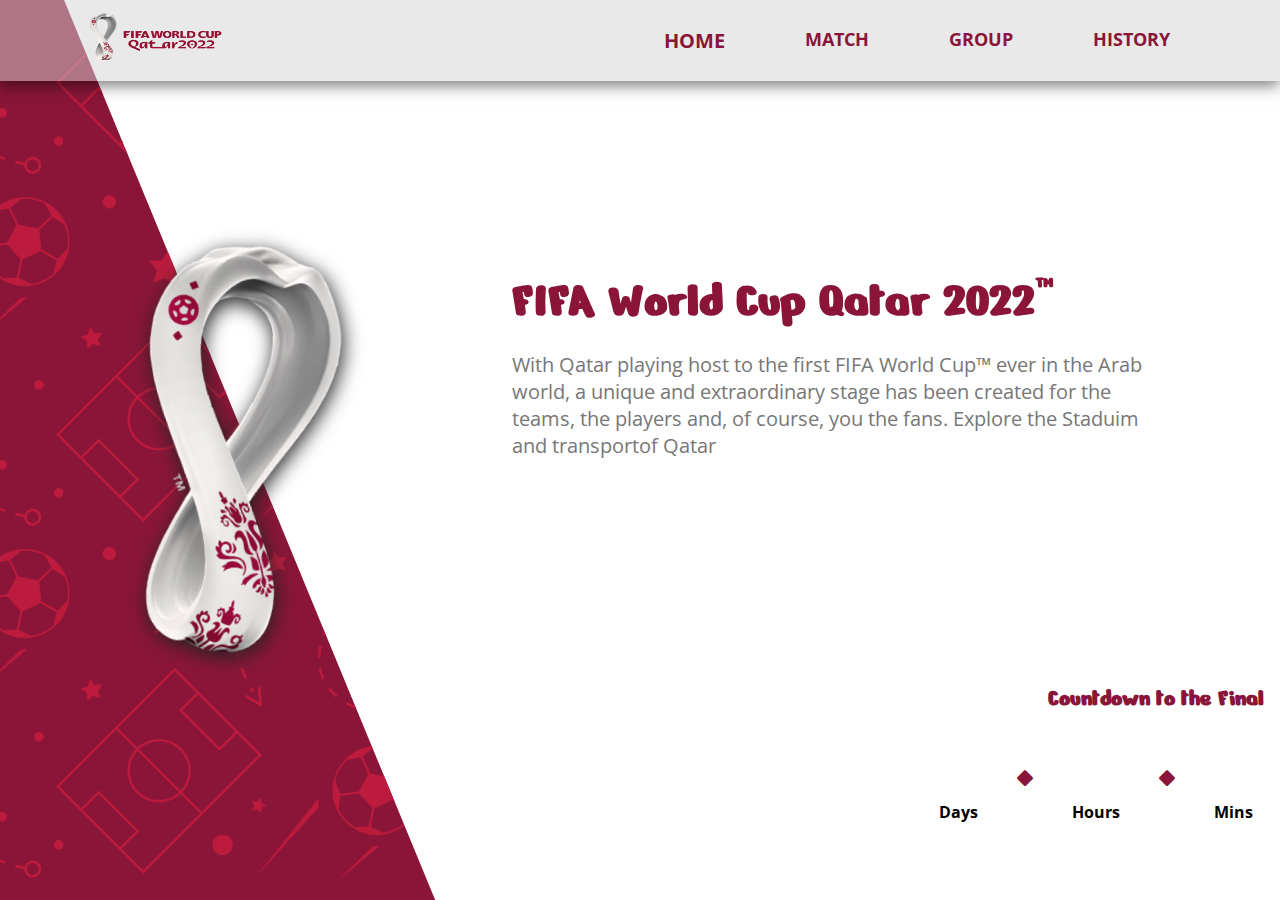
<file: index.html>
<!DOCTYPE html>
<html lang="en">

<head>
    <meta charset="UTF-8">
    <meta http-equiv="X-UA-Compatible" content="IE=edge">
    <meta name="viewport" content="width=device-width, initial-scale=1.0">
    <title>Qatar 2022</title>
    <link rel="icon" href="./images/logo.png" type="image/x-icon">

    <!-- CSS style-->
    <link rel="stylesheet" href="/css/index_style.css">
    <link rel="stylesheet" href="css/all.min.css">
    <!--google font-->
    <link rel="preconnect" href="https://fonts.googleapis.com">
    <link rel="preconnect" href="https://fonts.gstatic.com" crossorigin>
    <link
        href="https://fonts.googleapis.com/css2?family=Almarai:wght@300;400;700;800&family=Nerko+One&family=Open+Sans:wght@400;700&family=Urbanist:ital,wght@0,300;0,500;0,600;0,700;1,400&family=Work+Sans:wght@200;300;400;500;600;700;800&display=swap"
        rel="stylesheet" </head>

<body>
    <header>
        <div class="container">
            <div class="logo">
                <img src="/images/logo-2.png" alt="">
            </div>
            <nav>
                <i class="fas fa-bars toggle-menu"></i>
                <ul>
                    <li> <a href="#" class="active">home</a></li>
                    <li> <a href="#">match</a></li>
                    <li> <a href="#">group</a></li>
                    <li> <a href="#">history</a></li>
                </ul>
            </nav>
        </div>
    </header>
    <div class="banner">
        <div class="banner-clip-path"></div>
        <div class="logo">
            <img src="/images/logo.png" alt="">
        </div>
        <div class="banner-txt">
            <h1>FIFA World Cup Qatar 2022™</h1>
            <p>
                With Qatar playing host to the first FIFA World Cup™ ever in the Arab world, a unique and extraordinary
                stage has been
                created for the teams, the players and, of course, you the fans. Explore the Staduim and transportof
                Qatar
            </p>
        </div>
        <div class="count-down">
            <h2>Countdown to the Final</h2>
            <div class="time">
                <div class="time-days">
                    <p><span class="day-numbers"></span> <br> <span class="day">Days</span></p>
                </div>
                <i class="fa-solid fa-diamond diam"></i>
                <div class="time-hours">
                    <p><span class="hour-numbers"></span> <br> <span class="houre">Hours</span></p>
                </div>
                <i class="fa-solid fa-diamond diam"></i>
                <div class="time-minutes">
                    <p><span class="minute-numbers"></span> <br><span class="min">Mins</span></p>
                </div>
                <i class="fa-solid fa-diamond diam"></i>
                <div class="time-sec">
                    <p><span class="sec-numbers"></span> <br><span class="sec">Sec</span></p>
                </div>
            </div>
        </div>
    </div>
    <script src="/js/count_down.js"></script>
</body>

</html>
</file>
<file: css/index_style.css>
* {
    box-sizing: border-box;
    padding: 0;
    margin: 0;
}

* {
    -webkit-box-sizing: border-box;
    -moz-box-sizing: border-box;
    box-sizing: border-box;
    padding: 0;
    margin: 0;
}

html {
    scroll-behavior: smooth;
}

body {
    font-family: "Open Sans", sans-serif;
}

ul {
    list-style: none;
}

.container {
    padding-left: 15px;
    padding-right: 15px;
    margin-left: auto;
    margin-right: auto;
}

/* Small */
@media (min-width: 768px) {
    .container {
        width: 750px;
    }
}

/* Medium */
@media (min-width: 992px) {
    .container {
        width: 970px;
    }
}

/* Large */
@media (min-width: 1200px) {
    .container {
        width: 1170px;
    }
}

/* End Global Rules */

/* Start Navigation*/
header {
    position: absolute;
    left: 0;
    width: 100%;
    z-index: 99;
    background-color: rgba(212, 212, 212, 0.5);
    box-shadow: -1px 5px 14px 0px rgba(0, 0, 0, 0.5);
}

header .container {
    display: flex;
    justify-content: space-between;
    align-items: center;
    min-height: 80px;

}

header .logo img {
    width: 170px;
    height: 76px;
}

header nav {
    display: flex;
    justify-content: flex-end;
    align-items: center;
    flex: 1;
}

@media (min-width:768px) {
    header nav .toggle-menu {
        display: none;
    }
}

header nav ul {
    display: flex;
}

header nav ul li a {
    text-decoration: none;
    padding: 0px 40px;
    font-size: 20px;
    color: #8a1538;
    text-transform: uppercase;
    font-size: 18px;
    font-weight: bold;
    transition: 0.3s;
    position: relative;
    z-index: 90;
}

header nav ul li a.active,
header nav ul li a:hover {
    color: #8a1538;
    font-size: 20px;
}

header nav .toggle-menu {
    color: #8a1538;
    font-size: 29px;
}

@media (max-width: 767px) {
    header nav ul {
        display: none;
    }

    header nav .toggle-menu:hover+ul {
        display: flex;
        flex-direction: column;
        position: absolute;
        top: 100%;
        left: 0;
        width: 100%;
        background-color: rgb(0 0 0 / 50%);
    }

    header nav ul li a {
        padding: 15px !important;
    }
}

/* END Navigation*/
/* Start Banner*/
.banner {

    min-height: 100vh;
    position: relative;
    /* background-color: #8a1538; */
}

.banner-clip-path {
    position: absolute;
    width: 100%;
    height: 100%;
    clip-path: polygon(0 0, 5% 0, 34% 100%, 0% 100%);
    background-color: #8a1538;
    background-image: url(/images/pattern-final.png);
    background-size: cover;
    z-index: 2;
}

/* *logo*/
.banner .logo {
    position: absolute;
    width: 600px;
    top: 50%;
    left: 120px;
    transform: translateY(-50%);
    z-index: 9999;
    -webkit-transform: translateY(-50%);
    -moz-transform: translateY(-50%);
    -ms-transform: translateY(-50%);
    -o-transform: translateY(-50%);
}

/* *FIN logo*/
.banner .logo img {
    width: 40%;
    transform: rotate(350deg);
    filter: drop-shadow(5px 5px 30px #222);
    -webkit-filter: drop-shadow(1px 5px 10px #222);
    -webkit-transform: rotate(350deg);
    -moz-transform: rotate(350deg);
    -ms-transform: rotate(350deg);
    -o-transform: rotate(350deg);
}

.banner .banner-txt {
    width: 50%;
    position: absolute;
    top: 30%;
    left: 40%;
}

.banner .banner-txt h1 {
    font-family: 'Nerko One', cursive;
    font-size: 50px;
    color: #8a1538;
    margin-bottom: 20px;
}

.banner .banner-txt p {
    color: #777;
    font-size: 20px;
}

.banner .count-down {
    position: absolute;
    width: 40%;
    left: 900px;
    top: 76%;
    display: flex;
    flex-direction: column;
    text-align: center;
}

@media (max-width:755px) {
    .banner .count-down {
        width: 30%;
        left: 350px;
    }
}

.banner .count-down h2 {
    color: #8a1538;
    font-family: 'Nerko One', cursive;
    margin-bottom: 20px;
}

.banner .count-down .time {
    display: flex;
    justify-content: space-evenly;
    flex-direction: row;


}

.banner .count-down .time span.day-numbers,
.banner .count-down .time span.hour-numbers,
.banner .count-down .time span.minute-numbers,
.banner .count-down .time span.sec-numbers {
    font-weight: 900;
    font-size: 50px;
}

.banner .count-down .time p span.sec-numbers {
    font-size: 20px;
}


.banner .count-down .time .day,
.banner .count-down .time .houre,
.banner .count-down .time .min,
.banner .count-down .time .sec {
    font-weight: bold;
}

.count-down .time .time-sec {
    display: flex;
    justify-content: center;
    align-items: center;
    margin: 0;
    padding: 0;
}


.banner .count-down .time .diam {
    color: #8a1538;
    display: flex;
    align-items: center;
    justify-content: center;
}

/* END Banner*/
</file>
